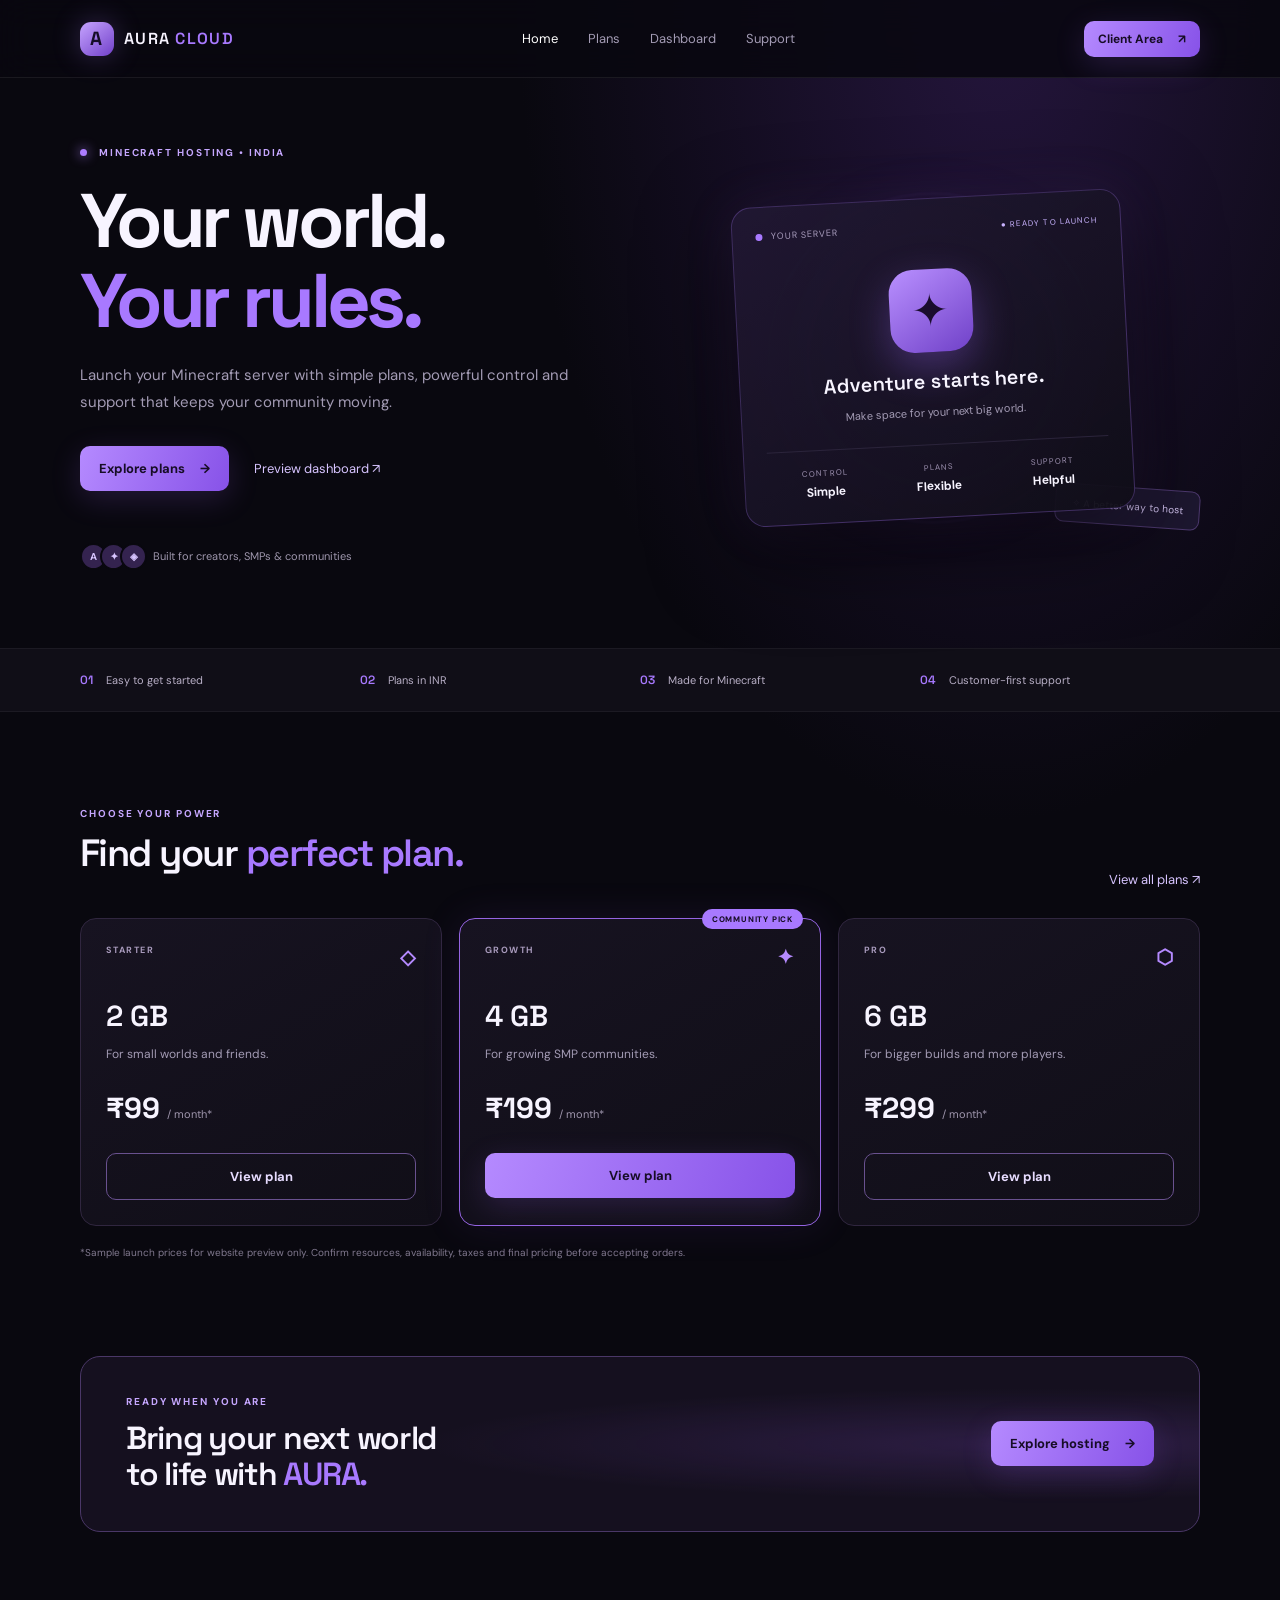
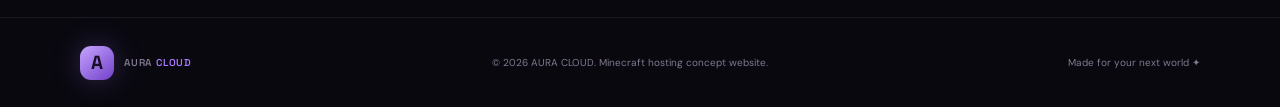
<file: index.html>
<!doctype html>
<html lang="en">
<head>
  <meta charset="utf-8"><meta name="viewport" content="width=device-width, initial-scale=1">
  <meta name="description" content="AURA CLOUD — reliable, affordable Minecraft server hosting in India.">
  <title>AURA CLOUD | Minecraft Hosting</title><link rel="stylesheet" href="assets/style.css">
</head>
<body>
<header class="topbar"><a class="brand" href="index.html"><span class="brand-mark">A</span><span>AURA <b>CLOUD</b></span></a>
<nav><a class="active" href="index.html">Home</a><a href="plans.html">Plans</a><a href="dashboard.html">Dashboard</a><a href="support.html">Support</a></nav>
<a class="btn btn-small" href="login.html">Client Area <span>↗</span></a><button class="menu-toggle" aria-label="Toggle menu">☰</button></header>
<main>
<section class="hero wrap"><div class="hero-copy"><div class="eyebrow"><i></i> MINECRAFT HOSTING • INDIA</div><h1>Your world.<br><span>Your rules.</span></h1><p>Launch your Minecraft server with simple plans, powerful control and support that keeps your community moving.</p><div class="hero-actions"><a class="btn" href="plans.html">Explore plans <span>→</span></a><a class="text-link" href="dashboard.html">Preview dashboard ↗</a></div><div class="trust-row"><div class="avatar-stack"><b>A</b><b>✦</b><b>◈</b></div><span>Built for creators, SMPs & communities</span></div></div>
<div class="hero-art"><div class="orb orb-one"></div><div class="orb orb-two"></div><div class="server-card"><div class="server-head"><span class="dot"></span><span>YOUR SERVER</span><span class="live-pill">● READY TO LAUNCH</span></div><div class="cube">✦</div><h3>Adventure starts here.</h3><p>Make space for your next big world.</p><div class="server-stats"><div><small>CONTROL</small><b>Simple</b></div><div><small>PLANS</small><b>Flexible</b></div><div><small>SUPPORT</small><b>Helpful</b></div></div></div><div class="floating-tag">✧ A better way to host</div></div></section>
<section class="feature-strip"><div><b>01</b><span>Easy to get started</span></div><div><b>02</b><span>Plans in INR</span></div><div><b>03</b><span>Made for Minecraft</span></div><div><b>04</b><span>Customer-first support</span></div></section>
<section class="wrap section"><div class="section-heading"><div><div class="eyebrow">CHOOSE YOUR POWER</div><h2>Find your <span>perfect plan.</span></h2></div><a class="text-link" href="plans.html">View all plans ↗</a></div><div class="plans-grid">
<article class="plan-card"><div class="plan-top"><span>STARTER</span><span class="plan-icon">◇</span></div><h3>2 GB</h3><p>For small worlds and friends.</p><div class="price">₹99 <small>/ month*</small></div><a class="btn btn-outline" href="plans.html">View plan</a></article>
<article class="plan-card featured"><div class="popular">COMMUNITY PICK</div><div class="plan-top"><span>GROWTH</span><span class="plan-icon">✦</span></div><h3>4 GB</h3><p>For growing SMP communities.</p><div class="price">₹199 <small>/ month*</small></div><a class="btn" href="plans.html">View plan</a></article>
<article class="plan-card"><div class="plan-top"><span>PRO</span><span class="plan-icon">⬡</span></div><h3>6 GB</h3><p>For bigger builds and more players.</p><div class="price">₹299 <small>/ month*</small></div><a class="btn btn-outline" href="plans.html">View plan</a></article>
</div><p class="fineprint">*Sample launch prices for website preview only. Confirm resources, availability, taxes and final pricing before accepting orders.</p></section>
<section class="cta wrap"><div><div class="eyebrow">READY WHEN YOU ARE</div><h2>Bring your next world<br>to life with <span>AURA.</span></h2></div><a class="btn" href="plans.html">Explore hosting <span>→</span></a></section>
</main><footer class="footer"><a class="brand" href="index.html"><span class="brand-mark">A</span><span>AURA <b>CLOUD</b></span></a><span>© 2026 AURA CLOUD. Minecraft hosting concept website.</span><span>Made for your next world ✦</span></footer>
<script src="assets/app.js"></script></body></html>
</file>
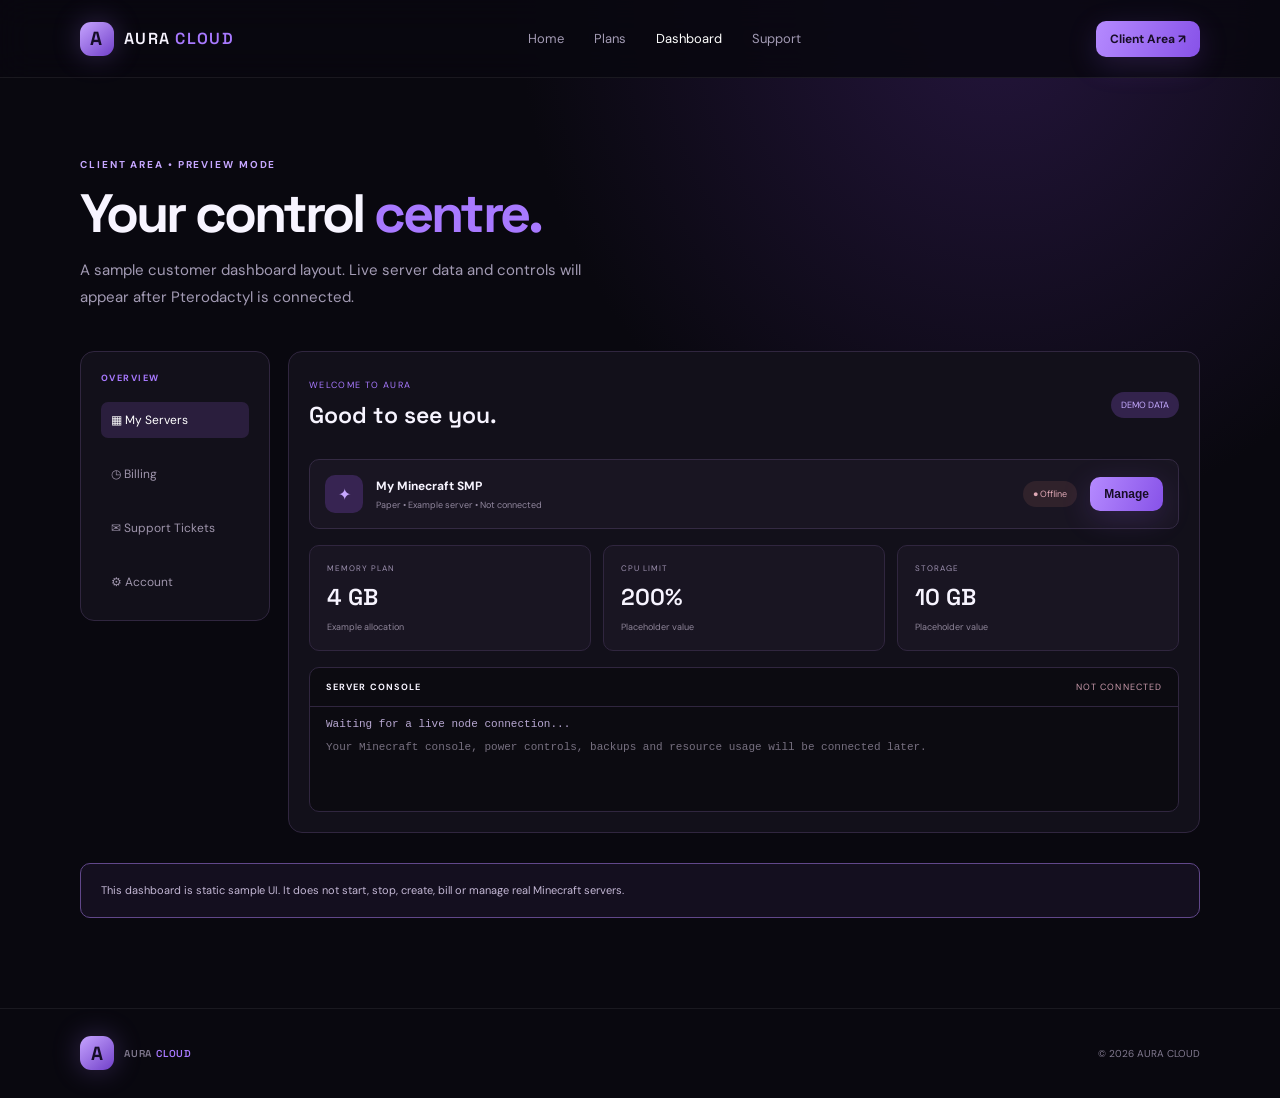
<file: dashboard.html>
<!doctype html><html lang="en"><head><meta charset="utf-8"><meta name="viewport" content="width=device-width,initial-scale=1"><title>Dashboard Preview | AURA CLOUD</title><link rel="stylesheet" href="assets/style.css"></head><body><header class="topbar"><a class="brand" href="index.html"><span class="brand-mark">A</span><span>AURA <b>CLOUD</b></span></a><nav><a href="index.html">Home</a><a href="plans.html">Plans</a><a class="active" href="dashboard.html">Dashboard</a><a href="support.html">Support</a></nav><a class="btn btn-small" href="login.html">Client Area ↗</a><button class="menu-toggle">☰</button></header><main class="wrap page"><div class="eyebrow">CLIENT AREA • PREVIEW MODE</div><h1>Your control <span>centre.</span></h1><p class="lead">A sample customer dashboard layout. Live server data and controls will appear after Pterodactyl is connected.</p><div class="dash-grid"><aside class="dash-side"><b>OVERVIEW</b><a class="selected">▦ My Servers</a><a>◷ Billing</a><a>✉ Support Tickets</a><a>⚙ Account</a></aside><section class="dash-main"><div class="dash-welcome"><div><small>WELCOME TO AURA</small><h2>Good to see you.</h2></div><span class="demo-pill">DEMO DATA</span></div><article class="server-row"><div class="server-symbol">✦</div><div class="server-info"><b>My Minecraft SMP</b><small>Paper • Example server • Not connected</small></div><span class="status-off">● Offline</span><button class="btn btn-small demo-action">Manage</button></article><div class="metric-grid"><div class="metric"><small>MEMORY PLAN</small><b>4 GB</b><span>Example allocation</span></div><div class="metric"><small>CPU LIMIT</small><b>200%</b><span>Placeholder value</span></div><div class="metric"><small>STORAGE</small><b>10 GB</b><span>Placeholder value</span></div></div><div class="console"><div class="console-head"><b>SERVER CONSOLE</b><span>NOT CONNECTED</span></div><p>Waiting for a live node connection...</p><p class="console-muted">Your Minecraft console, power controls, backups and resource usage will be connected later.</p></div></section></div><div class="notice">This dashboard is static sample UI. It does not start, stop, create, bill or manage real Minecraft servers.</div></main><footer class="footer"><a class="brand" href="index.html"><span class="brand-mark">A</span><span>AURA <b>CLOUD</b></span></a><span>© 2026 AURA CLOUD</span></footer><script src="assets/app.js"></script></body></html>
</file>
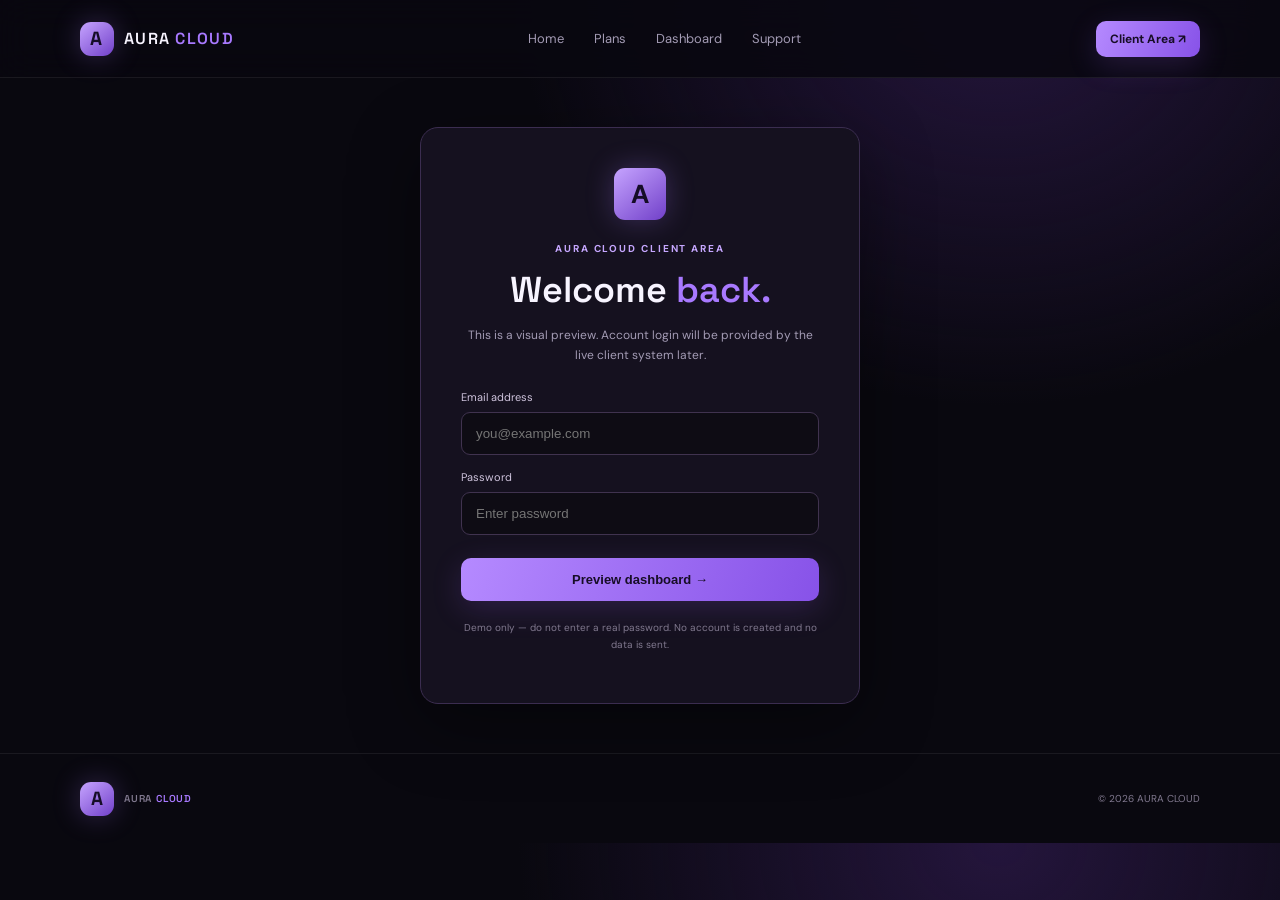
<file: login.html>
<!doctype html><html lang="en"><head><meta charset="utf-8"><meta name="viewport" content="width=device-width,initial-scale=1"><title>Client Login | AURA CLOUD</title><link rel="stylesheet" href="assets/style.css"></head><body><header class="topbar"><a class="brand" href="index.html"><span class="brand-mark">A</span><span>AURA <b>CLOUD</b></span></a><nav><a href="index.html">Home</a><a href="plans.html">Plans</a><a href="dashboard.html">Dashboard</a><a href="support.html">Support</a></nav><a class="btn btn-small" href="login.html">Client Area ↗</a><button class="menu-toggle">☰</button></header><main class="wrap auth-wrap"><section class="auth-card"><div class="brand-mark large">A</div><div class="eyebrow">AURA CLOUD CLIENT AREA</div><h1>Welcome <span>back.</span></h1><p class="muted">This is a visual preview. Account login will be provided by the live client system later.</p><form id="demo-login"><label>Email address<input type="email" placeholder="you@example.com" required></label><label>Password<input type="password" placeholder="Enter password" required></label><button class="btn wide" type="submit">Preview dashboard →</button></form><p class="fineprint">Demo only — do not enter a real password. No account is created and no data is sent.</p></section></main><footer class="footer"><a class="brand" href="index.html"><span class="brand-mark">A</span><span>AURA <b>CLOUD</b></span></a><span>© 2026 AURA CLOUD</span></footer><script src="assets/app.js"></script></body></html>
</file>
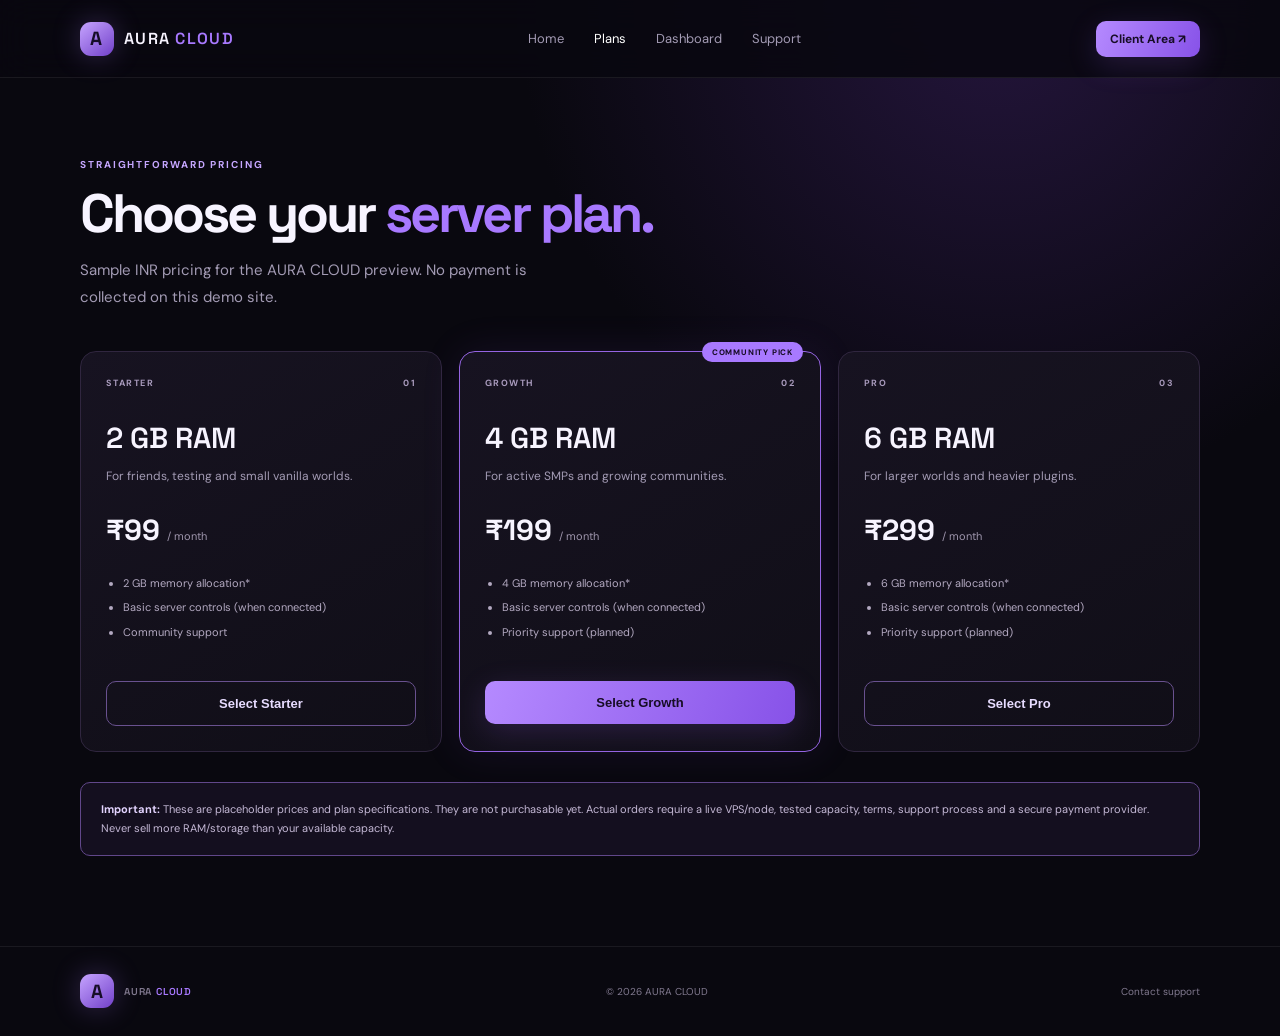
<file: plans.html>
<!doctype html><html lang="en"><head><meta charset="utf-8"><meta name="viewport" content="width=device-width,initial-scale=1"><title>Plans | AURA CLOUD</title><link rel="stylesheet" href="assets/style.css"></head><body>
<header class="topbar"><a class="brand" href="index.html"><span class="brand-mark">A</span><span>AURA <b>CLOUD</b></span></a><nav><a href="index.html">Home</a><a class="active" href="plans.html">Plans</a><a href="dashboard.html">Dashboard</a><a href="support.html">Support</a></nav><a class="btn btn-small" href="login.html">Client Area ↗</a><button class="menu-toggle">☰</button></header>
<main class="wrap page"><div class="eyebrow">STRAIGHTFORWARD PRICING</div><h1>Choose your <span>server plan.</span></h1><p class="lead">Sample INR pricing for the AURA CLOUD preview. No payment is collected on this demo site.</p><div class="plans-grid full-plans">
<article class="plan-card"><div class="plan-top"><span>STARTER</span><span>01</span></div><h3>2 GB RAM</h3><p>For friends, testing and small vanilla worlds.</p><div class="price">₹99 <small>/ month</small></div><ul><li>2 GB memory allocation*</li><li>Basic server controls (when connected)</li><li>Community support</li></ul><button class="btn btn-outline order-btn" data-plan="2 GB">Select Starter</button></article>
<article class="plan-card featured"><div class="popular">COMMUNITY PICK</div><div class="plan-top"><span>GROWTH</span><span>02</span></div><h3>4 GB RAM</h3><p>For active SMPs and growing communities.</p><div class="price">₹199 <small>/ month</small></div><ul><li>4 GB memory allocation*</li><li>Basic server controls (when connected)</li><li>Priority support (planned)</li></ul><button class="btn order-btn" data-plan="4 GB">Select Growth</button></article>
<article class="plan-card"><div class="plan-top"><span>PRO</span><span>03</span></div><h3>6 GB RAM</h3><p>For larger worlds and heavier plugins.</p><div class="price">₹299 <small>/ month</small></div><ul><li>6 GB memory allocation*</li><li>Basic server controls (when connected)</li><li>Priority support (planned)</li></ul><button class="btn btn-outline order-btn" data-plan="6 GB">Select Pro</button></article>
</div><div class="notice"><b>Important:</b> These are placeholder prices and plan specifications. They are not purchasable yet. Actual orders require a live VPS/node, tested capacity, terms, support process and a secure payment provider. Never sell more RAM/storage than your available capacity.</div></main>
<footer class="footer"><a class="brand" href="index.html"><span class="brand-mark">A</span><span>AURA <b>CLOUD</b></span></a><span>© 2026 AURA CLOUD</span><span><a href="support.html">Contact support</a></span></footer><script src="assets/app.js"></script></body></html>
</file>
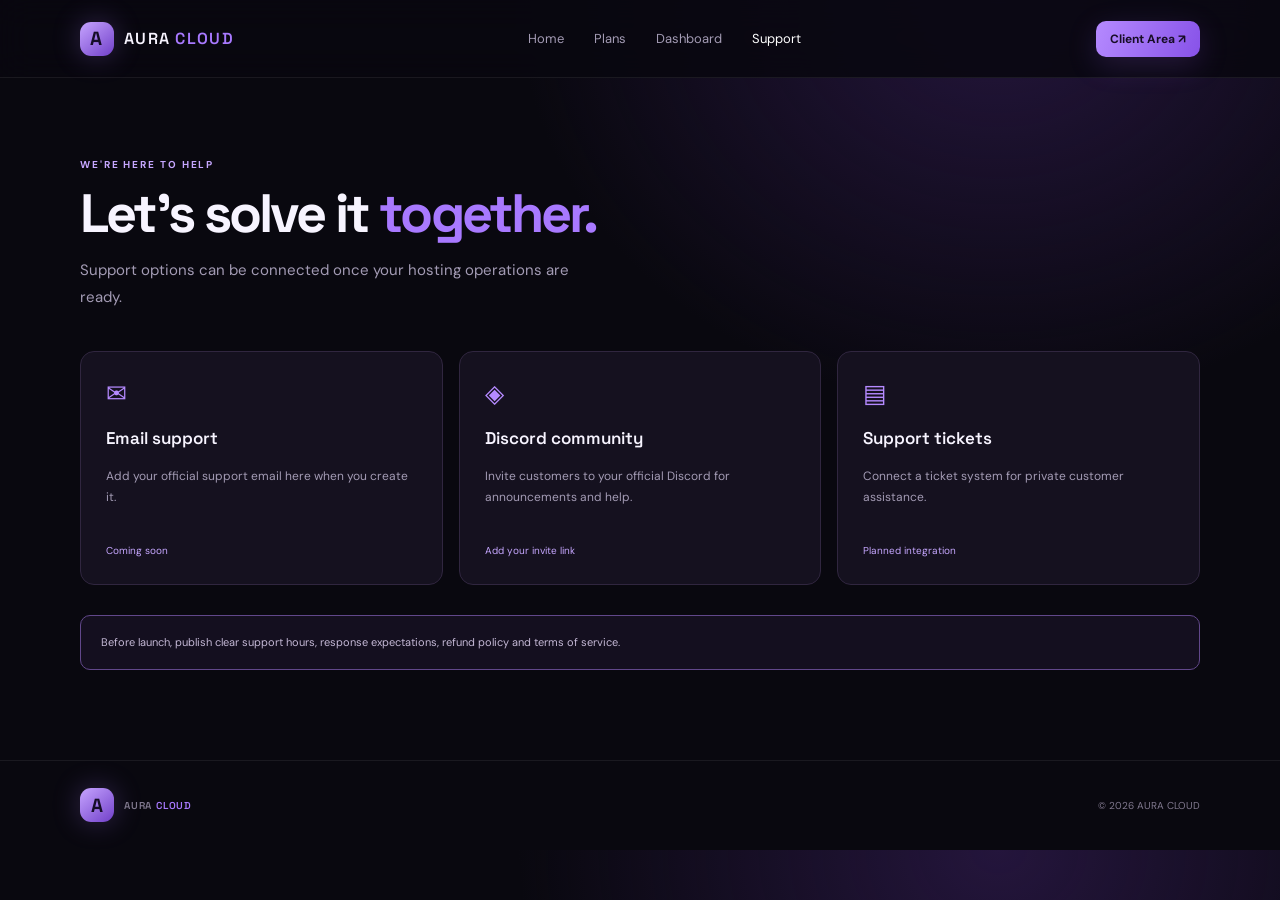
<file: support.html>
<!doctype html><html lang="en"><head><meta charset="utf-8"><meta name="viewport" content="width=device-width,initial-scale=1"><title>Support | AURA CLOUD</title><link rel="stylesheet" href="assets/style.css"></head><body><header class="topbar"><a class="brand" href="index.html"><span class="brand-mark">A</span><span>AURA <b>CLOUD</b></span></a><nav><a href="index.html">Home</a><a href="plans.html">Plans</a><a href="dashboard.html">Dashboard</a><a class="active" href="support.html">Support</a></nav><a class="btn btn-small" href="login.html">Client Area ↗</a><button class="menu-toggle">☰</button></header><main class="wrap page"><div class="eyebrow">WE'RE HERE TO HELP</div><h1>Let's solve it <span>together.</span></h1><p class="lead">Support options can be connected once your hosting operations are ready.</p><div class="support-grid"><article class="support-card"><div class="support-icon">✉</div><h3>Email support</h3><p>Add your official support email here when you create it.</p><span class="muted">Coming soon</span></article><article class="support-card"><div class="support-icon">◈</div><h3>Discord community</h3><p>Invite customers to your official Discord for announcements and help.</p><span class="muted">Add your invite link</span></article><article class="support-card"><div class="support-icon">▤</div><h3>Support tickets</h3><p>Connect a ticket system for private customer assistance.</p><span class="muted">Planned integration</span></article></div><div class="notice">Before launch, publish clear support hours, response expectations, refund policy and terms of service.</div></main><footer class="footer"><a class="brand" href="index.html"><span class="brand-mark">A</span><span>AURA <b>CLOUD</b></span></a><span>© 2026 AURA CLOUD</span></footer><script src="assets/app.js"></script></body></html>
</file>
<file: assets/style.css>
@import url('https://fonts.googleapis.com/css2?family=DM+Sans:wght@400;500;600;700&family=Space+Grotesk:wght@400;500;600;700&display=swap');
:root{--bg:#09080f;--panel:#12101b;--panel2:#191525;--line:#2b243b;--text:#f7f4ff;--muted:#a39bb4;--purple:#a879ff;--purple2:#7546d8;--white:#fff}*{box-sizing:border-box}body{margin:0;background:radial-gradient(ellipse at 78% 0%,#24153c 0,transparent 34%),var(--bg);color:var(--text);font-family:'DM Sans',sans-serif}a{color:inherit;text-decoration:none}.wrap{width:min(1120px,calc(100% - 40px));margin:auto}.topbar{height:78px;padding:0 max(24px,calc((100% - 1120px)/2));display:flex;align-items:center;justify-content:space-between;border-bottom:1px solid #ffffff12;background:#09080fdd;position:sticky;top:0;z-index:10;backdrop-filter:blur(16px)}.brand{display:flex;align-items:center;gap:10px;font-family:'Space Grotesk';font-weight:600;letter-spacing:.08em}.brand b{color:var(--purple);font-weight:600}.brand-mark{width:34px;height:34px;border-radius:11px;display:grid;place-items:center;background:linear-gradient(140deg,#c6a4ff,#7140c9);color:#160d27;font-weight:800;font-size:19px;box-shadow:0 0 28px #a879ff45}.brand-mark.large{width:52px;height:52px;font-size:26px;margin:0 auto 22px}.topbar nav{display:flex;gap:30px;color:var(--muted);font-size:13px}.topbar nav a:hover,.topbar nav a.active{color:white}.btn{border:0;border-radius:10px;padding:14px 19px;display:inline-flex;align-items:center;justify-content:center;gap:15px;background:linear-gradient(110deg,#b58aff,#8752e8);color:#170d26;font-weight:700;font-size:13px;cursor:pointer;box-shadow:0 8px 30px #925be333}.btn:hover{filter:brightness(1.1);transform:translateY(-1px)}.btn-small{padding:10px 14px;font-size:12px}.btn-outline{background:transparent;color:#e7dcff;border:1px solid #69518f;box-shadow:none}.text-link{font-size:13px;color:#d7c4ff}.menu-toggle{display:none;background:none;color:white;border:0;font-size:22px}.hero{min-height:570px;display:grid;grid-template-columns:1.02fr .98fr;align-items:center;gap:30px;padding-top:55px;padding-bottom:65px}.eyebrow{font-size:10px;letter-spacing:.19em;color:#c6a7ff;font-weight:700}.eyebrow i{display:inline-block;width:7px;height:7px;border-radius:50%;background:#ad7dff;margin-right:8px;box-shadow:0 0 12px #ad7dff}.hero h1,.page h1{font:700 clamp(48px,6vw,76px)/1.04 'Space Grotesk';letter-spacing:-.055em;margin:22px 0}.hero h1 span,.page h1 span,h2 span{color:var(--purple)}.hero-copy>p,.lead{max-width:510px;color:var(--muted);line-height:1.8;font-size:15px}.hero-actions{display:flex;align-items:center;gap:25px;margin-top:30px}.trust-row{display:flex;align-items:center;gap:13px;margin-top:52px;color:#9e96ac;font-size:11px}.avatar-stack{display:flex}.avatar-stack b{width:27px;height:27px;margin-right:-7px;border-radius:50%;border:2px solid var(--bg);display:grid;place-items:center;background:#34234f;color:#d8c5ff;font-size:10px}.hero-art{height:390px;position:relative;display:grid;place-items:center}.orb{position:absolute;border-radius:50%;filter:blur(1px)}.orb-one{width:330px;height:330px;background:radial-gradient(circle,#7e4bc744,transparent 68%);border:1px solid #a879ff20}.orb-two{width:250px;height:250px;border:1px solid #b18aff24;box-shadow:0 0 90px #8a52d522}.server-card{z-index:1;width:min(390px,90%);padding:23px;border:1px solid #a879ff44;border-radius:20px;background:linear-gradient(145deg,#211833ed,#100e18f5);box-shadow:0 25px 90px #0009,0 0 50px #8b5ad522;transform:rotate(-3deg)}.server-head{display:flex;align-items:center;gap:8px;color:#a99dbd;font-size:9px;letter-spacing:.12em}.dot{width:7px;height:7px;border-radius:50%;background:#a879ff}.live-pill{margin-left:auto;color:#c9b3ff;font-size:8px}.cube{margin:35px auto 16px;width:83px;height:83px;border-radius:24px;display:grid;place-items:center;background:linear-gradient(145deg,#b990ff,#7041c8);font-size:45px;color:#1a0d2d;box-shadow:0 15px 40px #9c68f755}.server-card h3{text-align:center;font:600 20px 'Space Grotesk';margin:8px}.server-card>p{text-align:center;color:var(--muted);font-size:11px}.server-stats{display:grid;grid-template-columns:repeat(3,1fr);border-top:1px solid var(--line);margin-top:25px;padding-top:17px}.server-stats div{display:grid;gap:6px;text-align:center}.server-stats small,.metric small{font-size:8px;color:#9e92b1;letter-spacing:.13em}.server-stats b{font-size:12px}.floating-tag{position:absolute;bottom:27px;right:0;padding:12px 16px;background:#1d1730;border:1px solid #4e3a70;border-radius:9px;color:#d9c9f7;font-size:10px;transform:rotate(4deg)}.feature-strip{display:grid;grid-template-columns:repeat(4,1fr);padding:23px max(24px,calc((100% - 1120px)/2));background:#100e17;border-top:1px solid #ffffff0d;border-bottom:1px solid #ffffff0d}.feature-strip div{display:flex;align-items:center;gap:13px;color:#b7aec5;font-size:11px}.feature-strip b{color:#a879ff;font:600 12px 'Space Grotesk'}.section{padding-top:95px;padding-bottom:85px}.section-heading{display:flex;align-items:end;justify-content:space-between;margin-bottom:30px}.section h2,.cta h2{font:600 38px/1.15 'Space Grotesk';letter-spacing:-.04em;margin:12px 0}.plans-grid{display:grid;grid-template-columns:repeat(3,1fr);gap:17px}.plan-card{position:relative;padding:25px;border-radius:16px;background:linear-gradient(150deg,#171321,#100e17);border:1px solid #30263f;min-height:270px}.plan-card.featured{border-color:#9564e2;box-shadow:0 0 40px #8d55d51b}.plan-top{display:flex;justify-content:space-between;color:#a99bbd;font-size:9px;letter-spacing:.16em;font-weight:700}.plan-icon{font-size:20px;color:#b58aff}.plan-card h3{font:600 29px 'Space Grotesk';margin:27px 0 5px}.plan-card p{font-size:12px;color:var(--muted);min-height:20px}.price{font:700 29px 'Space Grotesk';margin:23px 0}.price small{font:400 11px 'DM Sans';color:#9f96ad}.plan-card .btn{width:100%;margin-top:4px}.popular{position:absolute;top:-10px;right:17px;background:#a879ff;color:#170d26;border-radius:20px;padding:5px 10px;font-size:8px;letter-spacing:.1em;font-weight:800}.fineprint{color:#81798f;font-size:10px;line-height:1.7;margin-top:18px}.cta{border:1px solid #4a3767;border-radius:20px;padding:38px 45px;margin-bottom:85px;background:radial-gradient(ellipse at 85% 50%,#6f42aa44,transparent 45%),#15101f;display:flex;align-items:center;justify-content:space-between}.cta h2{font-size:32px;margin-bottom:0}.footer{min-height:90px;border-top:1px solid #ffffff12;display:flex;align-items:center;justify-content:space-between;padding:20px max(24px,calc((100% - 1120px)/2));color:#81798f;font-size:10px;gap:20px}.page{padding-top:80px;padding-bottom:90px;min-height:70vh}.page h1{font-size:54px;margin:15px 0}.page .lead{margin-bottom:40px}.full-plans .plan-card{min-height:385px}.full-plans .plan-card h3{margin-top:30px}.plan-card ul{padding-left:17px;color:#b3a9c1;font-size:11px;line-height:2.2;min-height:95px}.notice{margin-top:30px;padding:17px 20px;border:1px solid #61478a;background:#21183377;border-radius:10px;color:#c4b8d5;font-size:11px;line-height:1.7}.notice b{color:#e3d4ff}.auth-wrap{min-height:75vh;display:grid;place-items:center}.auth-card{width:min(440px,100%);text-align:center;padding:40px;border:1px solid #3b2d50;background:#15111f;border-radius:18px;box-shadow:0 20px 70px #0006}.auth-card h1{font:600 36px 'Space Grotesk';margin:12px 0}.auth-card h1 span{color:var(--purple)}.muted{color:var(--muted);font-size:12px;line-height:1.7}.auth-card form{text-align:left;margin-top:25px}.auth-card label{display:block;color:#cfc4dd;font-size:11px;margin:15px 0}.auth-card input{display:block;width:100%;margin-top:8px;padding:13px 14px;border:1px solid #40334f;border-radius:9px;background:#0e0c14;color:white;outline:none}.auth-card input:focus{border-color:#a879ff}.wide{width:100%;margin-top:8px}.dash-grid{display:grid;grid-template-columns:190px 1fr;gap:18px}.dash-side,.dash-main{border:1px solid #30263f;background:#12101a;border-radius:14px;padding:20px}.dash-side{display:flex;flex-direction:column;gap:18px;height:max-content;color:#9f95ac;font-size:12px}.dash-side>b{font-size:9px;letter-spacing:.16em;color:#a879ff}.dash-side a{padding:10px;border-radius:7px}.dash-side .selected{background:#2a1e3d;color:white}.dash-welcome{display:flex;justify-content:space-between;align-items:center;margin-bottom:22px}.dash-welcome small{color:#a879ff;font-size:9px;letter-spacing:.15em}.dash-welcome h2{font:600 23px 'Space Grotesk';margin:7px 0}.demo-pill,.status-off{font-size:9px;color:#c5aaff;background:#33234c;padding:7px 10px;border-radius:20px}.server-row{display:flex;align-items:center;gap:13px;padding:15px;border:1px solid #342a43;background:#191522;border-radius:10px}.server-symbol{width:38px;height:38px;display:grid;place-items:center;border-radius:10px;background:#372452;color:#c7a7ff}.server-info{display:grid;gap:5px;flex:1}.server-info b{font-size:12px}.server-info small{font-size:9px;color:#91879e}.status-off{background:#30222b;color:#e0a9b6}.metric-grid{display:grid;grid-template-columns:repeat(3,1fr);gap:12px;margin:16px 0}.metric{padding:17px;background:#191522;border:1px solid #30263f;border-radius:10px;display:grid;gap:9px}.metric b{font:600 23px 'Space Grotesk'}.metric span{font-size:9px;color:#8f869a}.console{border:1px solid #30263f;border-radius:10px;overflow:hidden;background:#0c0b11;min-height:145px}.console-head{padding:13px 16px;border-bottom:1px solid #30263f;display:flex;justify-content:space-between;font-size:9px;letter-spacing:.12em}.console-head span{color:#c99aab}.console p{padding:0 16px;color:#b8a8d2;font:11px monospace}.console .console-muted{color:#777080}.support-grid{display:grid;grid-template-columns:repeat(3,1fr);gap:16px}.support-card{padding:25px;border:1px solid #30263f;background:#15111f;border-radius:14px}.support-icon{font-size:25px;color:#b58aff}.support-card h3{font:600 17px 'Space Grotesk'}.support-card p{font-size:12px;line-height:1.7;color:#a39bb4;min-height:60px}.support-card>span{font-size:10px;color:#c6a7ff}
@media(max-width:760px){.topbar{height:68px}.topbar nav{display:none;position:absolute;top:68px;left:0;right:0;padding:20px;background:#100d18;flex-direction:column;gap:18px;border-bottom:1px solid var(--line)}.topbar nav.open{display:flex}.topbar>.btn{display:none}.menu-toggle{display:block}.hero{grid-template-columns:1fr;padding-top:65px}.hero-art{height:320px}.feature-strip{grid-template-columns:repeat(2,1fr);gap:20px}.plans-grid,.support-grid{grid-template-columns:1fr}.section{padding-top:65px}.section-heading{align-items:start;gap:15px;flex-direction:column}.cta{padding:28px;align-items:start;gap:25px;flex-direction:column}.footer{flex-wrap:wrap}.page{padding-top:55px}.page h1{font-size:43px}.dash-grid{grid-template-columns:1fr}.dash-side{flex-direction:row;flex-wrap:wrap}.dash-side>b{width:100%}.metric-grid{grid-template-columns:1fr}.server-row{flex-wrap:wrap}.server-info{min-width:60%}.auth-card{padding:28px 20px}}
</file>
